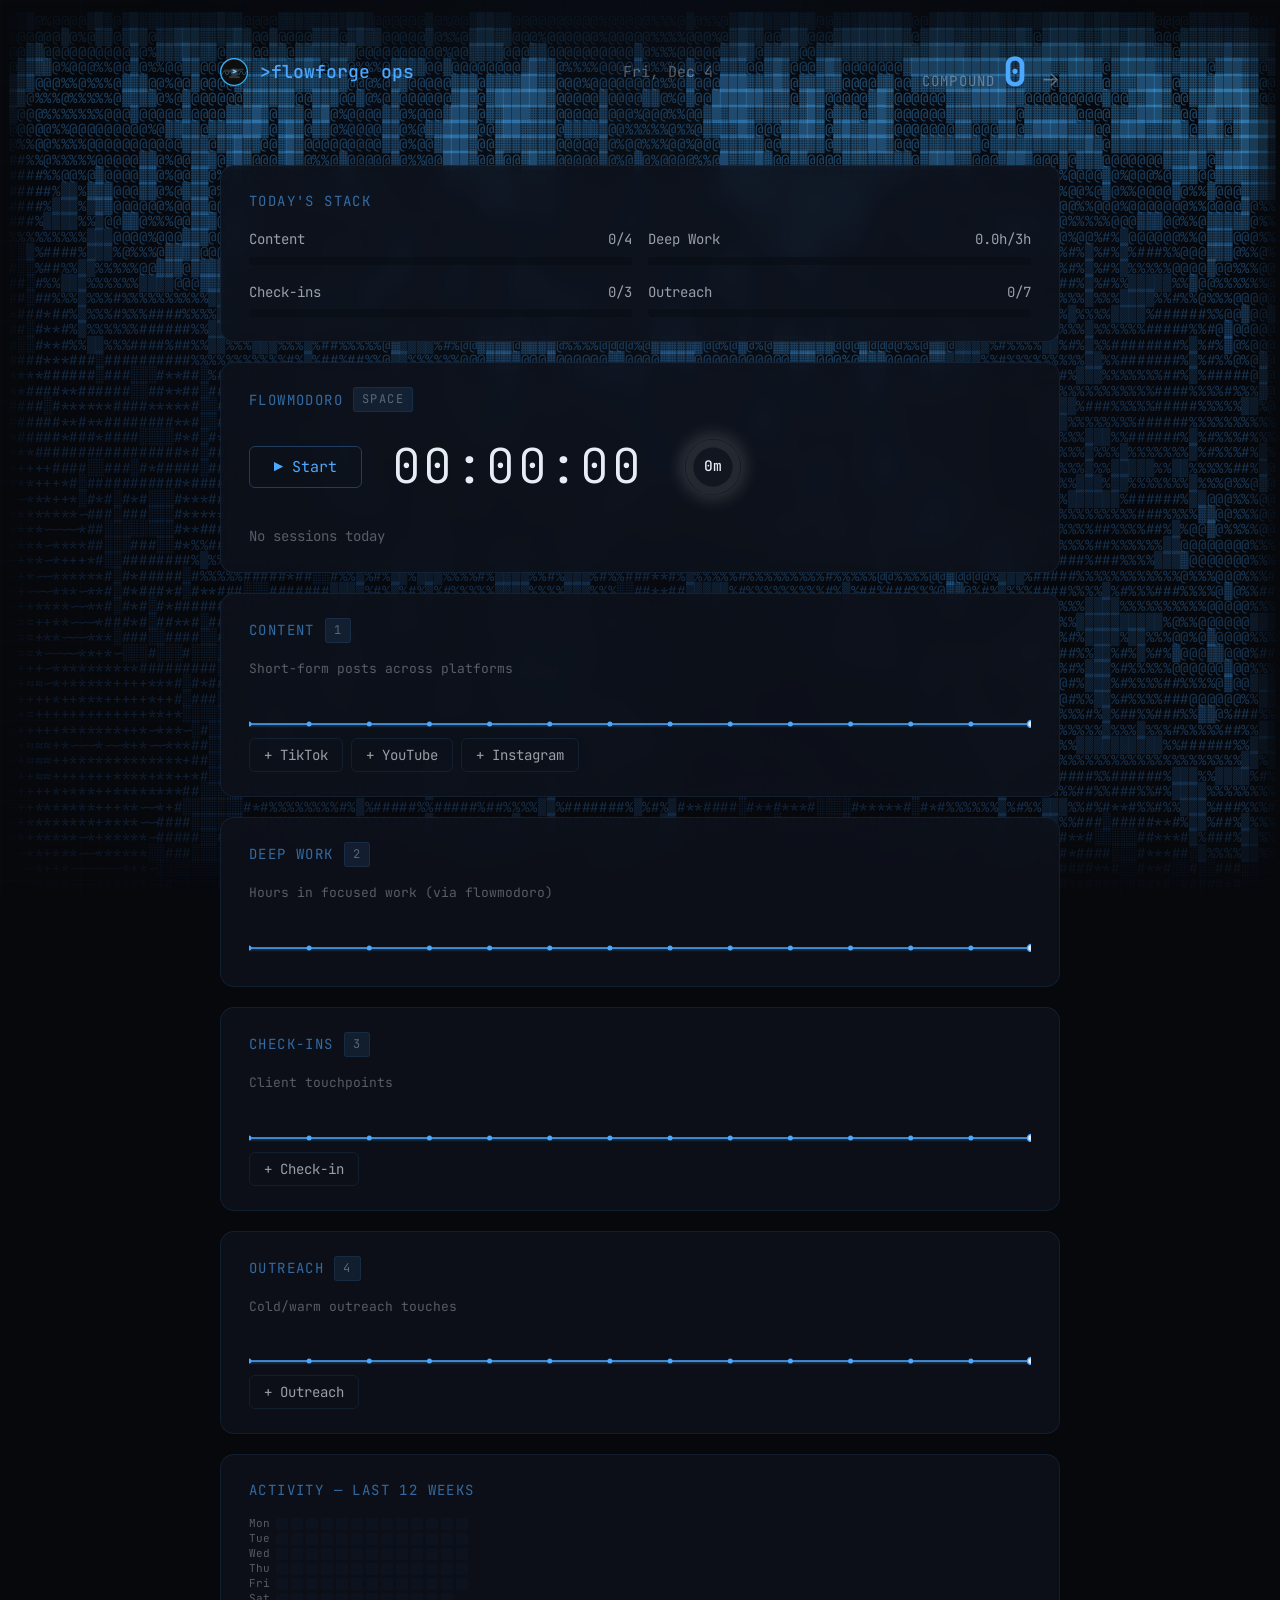
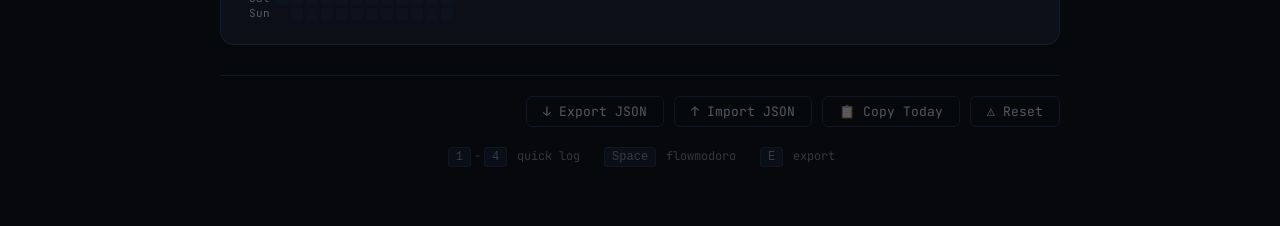
<file: dashboard.html>
<!DOCTYPE html>
<html lang="en">
<head>
  <meta charset="UTF-8">
  <meta name="viewport" content="width=device-width, initial-scale=1.0">
  <title>&gt;flowforge ops</title>
  <link rel="stylesheet" href="dashboard.css">
  <link rel="icon" href="data:image/svg+xml,<svg xmlns='http://www.w3.org/2000/svg' viewBox='0 0 100 100'><text y='.9em' font-size='90'>⚒</text></svg>">
</head>
<body>

  <canvas id="ascii-rain" aria-hidden="true"></canvas>
  <div class="bg-grid" aria-hidden="true"></div>
  <div class="bg-radial" aria-hidden="true"></div>

  <div class="dashboard">

    <!-- ===== Header ===== -->
    <header class="dash-header">
      <a href="index.html" class="dash-brand">
        <img src="assets/logo.png" alt=">flowforge">
        <span>&gt;flowforge ops</span>
      </a>
      <div class="dash-date" id="dashDate"></div>
      <div class="compound-score">
        <span class="label">compound</span>
        <span class="value" id="compoundValue">0</span>
        <span class="trend flat" id="compoundTrend">→</span>
      </div>
    </header>

    <!-- ===== Today Stack ===== -->
    <div class="card" id="todayCard">
      <div class="card-title">Today's Stack</div>
      <div class="today-grid">
        <div class="today-item">
          <div class="today-label"><span>Content</span><span id="todayContentNum">0/4</span></div>
          <div class="today-bar"><div class="today-fill" id="todayContentBar" style="width:0%"></div></div>
        </div>
        <div class="today-item">
          <div class="today-label"><span>Deep Work</span><span id="todayDeepNum">0h/3h</span></div>
          <div class="today-bar"><div class="today-fill" id="todayDeepBar" style="width:0%"></div></div>
        </div>
        <div class="today-item">
          <div class="today-label"><span>Check-ins</span><span id="todayCheckNum">0/3</span></div>
          <div class="today-bar"><div class="today-fill" id="todayCheckBar" style="width:0%"></div></div>
        </div>
        <div class="today-item">
          <div class="today-label"><span>Outreach</span><span id="todayOutNum">0/7</span></div>
          <div class="today-bar"><div class="today-fill" id="todayOutBar" style="width:0%"></div></div>
        </div>
      </div>
    </div>

    <!-- ===== Flowmodoro ===== -->
    <div class="card">
      <div class="card-title">Flowmodoro <span class="shortcut">Space</span></div>
      <div class="flowmodoro">
        <div class="flow-top">
          <button class="flow-btn" id="flowToggle">▶ Start</button>
          <button class="flow-btn secondary" id="flowPause" style="display:none">⏸ Pause</button>
          <div class="flow-timer" id="flowTimer">00:00:00</div>
          <div class="flow-pie-wrap" id="flowPieWrap" data-state="idle">
            <svg id="flowPie" viewBox="0 0 100 100" aria-hidden="true">
              <title id="pieTitle">Work 0m · Break 0m</title>
              <g transform="rotate(-90 50 50)">
                <circle cx="50" cy="50" r="42" class="pie-track"/>
                <circle cx="50" cy="50" r="42" class="pie-work" id="pieWork"/>
                <circle cx="50" cy="50" r="42" class="pie-break" id="pieBreak"/>
              </g>
              <text x="50" y="58" class="pie-center-val" id="pieCenterVal">0h</text>
            </svg>
          </div>
          <div class="flow-streak" id="flowStreak"></div>
        </div>
        <div class="flow-sessions" id="flowSessions">No sessions today</div>
      </div>
    </div>

    <!-- ===== Metrics ===== -->
    <div class="card">
      <div class="card-title">Content <span class="shortcut">1</span></div>
      <div class="metric-row">
        <div class="metric-info">
          <div class="metric-sub">Short-form posts across platforms</div>
        </div>
        <div class="metric-streak" id="contentStreak"></div>
        <div class="metric-best" id="contentBest"></div>
      </div>
      <div class="sparkline" id="contentSparkline"></div>
      <div class="action-row">
        <button class="action-btn" onclick="logMetric('content','tiktok')">+ TikTok</button>
        <button class="action-btn" onclick="logMetric('content','youtube')">+ YouTube</button>
        <button class="action-btn" onclick="logMetric('content','instagram')">+ Instagram</button>
      </div>
    </div>

    <div class="card">
      <div class="card-title">Deep Work <span class="shortcut">2</span></div>
      <div class="metric-row">
        <div class="metric-info">
          <div class="metric-sub">Hours in focused work (via flowmodoro)</div>
        </div>
        <div class="metric-streak" id="deepworkStreak"></div>
        <div class="metric-best" id="deepworkBest"></div>
      </div>
      <div class="sparkline" id="deepworkSparkline"></div>
    </div>

    <div class="card">
      <div class="card-title">Check-ins <span class="shortcut">3</span></div>
      <div class="metric-row">
        <div class="metric-info">
          <div class="metric-sub">Client touchpoints</div>
        </div>
        <div class="metric-streak" id="checkinsStreak"></div>
        <div class="metric-best" id="checkinsBest"></div>
      </div>
      <div class="sparkline" id="checkinsSparkline"></div>
      <div class="action-row">
        <button class="action-btn" onclick="logMetric('checkins')">+ Check-in</button>
      </div>
    </div>

    <div class="card">
      <div class="card-title">Outreach <span class="shortcut">4</span></div>
      <div class="metric-row">
        <div class="metric-info">
          <div class="metric-sub">Cold/warm outreach touches</div>
        </div>
        <div class="metric-streak" id="outreachStreak"></div>
        <div class="metric-best" id="outreachBest"></div>
      </div>
      <div class="sparkline" id="outreachSparkline"></div>
      <div class="action-row">
        <button class="action-btn" onclick="logMetric('outreach')">+ Outreach</button>
      </div>
    </div>

    <!-- ===== Heatmap ===== -->
    <div class="card">
      <div class="card-title">Activity — Last 12 Weeks</div>
      <div class="heatmap-container">
        <div class="heatmap-wrapper">
          <div class="heatmap-labels">
            <div class="heatmap-label">Mon</div>
            <div class="heatmap-label">Tue</div>
            <div class="heatmap-label">Wed</div>
            <div class="heatmap-label">Thu</div>
            <div class="heatmap-label">Fri</div>
            <div class="heatmap-label">Sat</div>
            <div class="heatmap-label">Sun</div>
          </div>
          <div class="heatmap" id="heatmap"></div>
        </div>
      </div>
    </div>

    <!-- ===== Data Controls ===== -->
    <div class="data-controls">
      <button class="data-btn" onclick="exportData()">↓ Export JSON</button>
      <button class="data-btn" onclick="document.getElementById('importFile').click()">↑ Import JSON</button>
      <input type="file" id="importFile" accept=".json" style="display:none" onchange="importData(event)">
      <button class="data-btn" onclick="copyMarkdown()">📋 Copy Today</button>
      <button class="data-btn danger" onclick="clearAllData()">⚠ Reset</button>
    </div>

    <div class="key-hints">
      <kbd>1</kbd>-<kbd>4</kbd> quick log &nbsp;
      <kbd>Space</kbd> flowmodoro &nbsp;
      <kbd>E</kbd> export
    </div>

  </div>

  <script>
  // =====================================================
  // DATA LAYER
  // =====================================================
  const TARGETS = { content: 4, deepwork: 180, checkins: 3, outreach: 7 }; // deepwork in minutes

  function today() {
    return new Date().toISOString().split('T')[0];
  }

  function getStore(key) {
    try { return JSON.parse(localStorage.getItem('kpi_' + key)) || []; }
    catch { return []; }
  }

  function setStore(key, data) {
    localStorage.setItem('kpi_' + key, JSON.stringify(data));
  }

  function getTodayEntry(key) {
    const data = getStore(key);
    return data.find(d => d.date === today()) || null;
  }

  function ensureToday(key, defaults) {
    let data = getStore(key);
    if (!data.find(d => d.date === today())) {
      data.push({ date: today(), ...defaults });
      setStore(key, data);
    }
    return data;
  }

  // =====================================================
  // METRIC LOGGING
  // =====================================================
  function logMetric(metric, sub) {
    if (metric === 'content') {
      ensureToday('content', { tiktok: 0, youtube: 0, instagram: 0, total: 0 });
      let data = getStore('content');
      let entry = data.find(d => d.date === today());
      if (sub) entry[sub] = (entry[sub] || 0) + 1;
      entry.total = (entry.tiktok || 0) + (entry.youtube || 0) + (entry.instagram || 0);
      setStore('content', data);
    } else if (metric === 'checkins') {
      ensureToday('checkins', { count: 0 });
      let data = getStore('checkins');
      let entry = data.find(d => d.date === today());
      entry.count++;
      setStore('checkins', data);
    } else if (metric === 'outreach') {
      ensureToday('outreach', { count: 0 });
      let data = getStore('outreach');
      let entry = data.find(d => d.date === today());
      entry.count++;
      setStore('outreach', data);
    }

    // Pulse animation
    event.target.classList.remove('pulsed');
    void event.target.offsetWidth;
    event.target.classList.add('pulsed');

    refreshAll();
  }

  // =====================================================
  // FLOWMODORO
  // =====================================================
  const FLOW_KEY = 'kpi_flow_state';
  const FLOW_STALE_MS = 8 * 60 * 60 * 1000; // 8 hours
  const BREAK_RATIO = 1 / 3; // break = 1/3 of work

  let flowState = 'stopped'; // stopped | working | break | paused
  let flowPausedFrom = null; // 'working' | 'break' (only when paused)
  let flowStart = null;
  let flowElapsed = 0; // accumulated work ms (before current run start)
  let flowBreakEnd = null;
  let flowBreakRemaining = null; // ms left on break when paused
  let flowBreakPlanned = 0; // ms of the current break allocation
  let flowInterval = null;

  function saveFlowState() {
    localStorage.setItem(FLOW_KEY, JSON.stringify({
      flowState, flowPausedFrom, flowStart, flowElapsed,
      flowBreakEnd, flowBreakRemaining, flowBreakPlanned,
      savedAt: Date.now()
    }));
  }

  function clearFlowPersistence() {
    localStorage.removeItem(FLOW_KEY);
  }

  function loadFlowState() {
    let raw;
    try { raw = JSON.parse(localStorage.getItem(FLOW_KEY)); }
    catch { return; }
    if (!raw || raw.flowState === 'stopped') return;

    // Stale-session guard: running session started >8h ago → discard
    if (raw.flowState === 'working' && raw.flowStart && (Date.now() - raw.flowStart) > FLOW_STALE_MS) {
      clearFlowPersistence();
      return;
    }
    // Break already expired while tab was closed
    if (raw.flowState === 'break' && raw.flowBreakEnd && Date.now() >= raw.flowBreakEnd) {
      clearFlowPersistence();
      return;
    }

    flowState = raw.flowState;
    flowPausedFrom = raw.flowPausedFrom || null;
    flowStart = raw.flowStart;
    flowElapsed = raw.flowElapsed || 0;
    flowBreakEnd = raw.flowBreakEnd;
    flowBreakRemaining = raw.flowBreakRemaining;
    flowBreakPlanned = raw.flowBreakPlanned || 0;

    if (flowState === 'working' || flowState === 'break') {
      flowInterval = setInterval(flowTick, 1000);
    }
    renderFlowUI();
  }

  function renderFlowUI() {
    const toggleBtn = document.getElementById('flowToggle');
    const pauseBtn = document.getElementById('flowPause');
    const timerEl = document.getElementById('flowTimer');
    const pieWrap = document.getElementById('flowPieWrap');

    toggleBtn.classList.remove('active', 'stop');
    timerEl.classList.remove('running', 'break');

    if (flowState === 'stopped') {
      toggleBtn.textContent = '▶ Start';
      pauseBtn.style.display = 'none';
      pieWrap.dataset.state = 'idle';
      timerEl.textContent = '00:00:00';
    } else if (flowState === 'working') {
      toggleBtn.textContent = '⏹ Stop';
      toggleBtn.classList.add('active');
      pauseBtn.style.display = '';
      pauseBtn.textContent = '⏸ Pause';
      pieWrap.dataset.state = 'work';
      timerEl.classList.add('running');
    } else if (flowState === 'break') {
      toggleBtn.textContent = '⏹ Stop';
      toggleBtn.classList.add('stop');
      pauseBtn.style.display = '';
      pauseBtn.textContent = '⏸ Pause';
      pieWrap.dataset.state = 'break';
      timerEl.classList.add('break');
    } else if (flowState === 'paused') {
      toggleBtn.textContent = '⏹ Stop';
      toggleBtn.classList.add('stop');
      pauseBtn.style.display = '';
      pauseBtn.textContent = '▶ Resume';
      pieWrap.dataset.state = 'paused';
      // Keep the timer frozen at its last drawn value — don't alter text here.
    }
  }

  function flowToggle() {
    if (flowState === 'stopped') {
      // Idle → Work
      flowState = 'working';
      flowStart = Date.now();
      flowElapsed = 0;
      flowInterval = setInterval(flowTick, 1000);
      renderFlowUI();
      saveFlowState();
    } else if (flowState === 'working') {
      // Stop work → auto-start 1/3 break
      const totalMs = flowElapsed + (Date.now() - flowStart);
      workToBreak(totalMs);
    } else if (flowState === 'break' || flowState === 'paused') {
      // End everything → Idle
      flowEnd();
    }
  }

  function flowPause() {
    if (flowState === 'working') {
      clearInterval(flowInterval);
      flowElapsed += Date.now() - flowStart;
      flowStart = null;
      flowPausedFrom = 'working';
      flowState = 'paused';
      renderFlowUI();
      saveFlowState();
    } else if (flowState === 'break') {
      clearInterval(flowInterval);
      flowBreakRemaining = Math.max(flowBreakEnd - Date.now(), 0);
      flowBreakEnd = null;
      flowPausedFrom = 'break';
      flowState = 'paused';
      renderFlowUI();
      saveFlowState();
    } else if (flowState === 'paused') {
      // Resume
      if (flowPausedFrom === 'working') {
        flowStart = Date.now();
        flowState = 'working';
      } else if (flowPausedFrom === 'break') {
        flowBreakEnd = Date.now() + (flowBreakRemaining || 0);
        flowBreakRemaining = null;
        flowState = 'break';
      }
      flowPausedFrom = null;
      flowInterval = setInterval(flowTick, 1000);
      renderFlowUI();
      saveFlowState();
    }
  }

  function workToBreak(workMs) {
    clearInterval(flowInterval);
    const mins = Math.round(workMs / 60000);
    if (mins > 0) logFlowSession(mins);
    const breakMs = Math.max(Math.round(workMs * BREAK_RATIO), 60000); // min 1 min break
    flowState = 'break';
    flowBreakEnd = Date.now() + breakMs;
    flowBreakPlanned = breakMs;
    flowStart = null;
    flowElapsed = 0;
    flowInterval = setInterval(flowTick, 1000);
    renderFlowUI();
    saveFlowState();
    refreshAll();
  }

  function currentBreakConsumedMs() {
    if (flowState === 'break') {
      return Math.max(flowBreakPlanned - (flowBreakEnd - Date.now()), 0);
    }
    if (flowState === 'paused' && flowPausedFrom === 'break') {
      return Math.max(flowBreakPlanned - (flowBreakRemaining || 0), 0);
    }
    return 0;
  }

  function flowEnd() {
    clearInterval(flowInterval);
    // Log accumulated work (if paused from work)
    if (flowState === 'paused' && flowPausedFrom === 'working') {
      const mins = Math.round(flowElapsed / 60000);
      if (mins > 0) logFlowSession(mins);
    }
    // Log consumed break (if currently in break or paused-from-break)
    const breakMs = currentBreakConsumedMs();
    const breakMins = Math.round(breakMs / 60000);
    if (breakMins > 0) logFlowBreak(breakMins);

    flowState = 'stopped';
    flowPausedFrom = null;
    flowStart = null;
    flowElapsed = 0;
    flowBreakEnd = null;
    flowBreakRemaining = null;
    flowBreakPlanned = 0;
    clearFlowPersistence();
    renderFlowUI();
    refreshAll();
  }

  function flowTick() {
    if (flowState === 'working') {
      const ms = flowElapsed + (Date.now() - flowStart);
      document.getElementById('flowTimer').textContent = formatMs(ms);
    } else if (flowState === 'break') {
      const remaining = flowBreakEnd - Date.now();
      if (remaining <= 0) {
        flowEnd();
        return;
      }
      document.getElementById('flowTimer').textContent = '-' + formatMs(remaining);
    }
  }

  function logFlowSession(mins) {
    ensureToday('deepwork', { minutes: 0, sessions: [] });
    let data = getStore('deepwork');
    let entry = data.find(d => d.date === today());
    entry.minutes += mins;
    entry.sessions.push(mins);
    setStore('deepwork', data);
  }

  function logFlowBreak(mins) {
    ensureToday('breaks', { minutes: 0 });
    let data = getStore('breaks');
    let entry = data.find(d => d.date === today());
    entry.minutes += mins;
    setStore('breaks', data);
  }

  function formatMs(ms) {
    const abs = Math.abs(ms);
    const h = Math.floor(abs / 3600000);
    const m = Math.floor((abs % 3600000) / 60000);
    const s = Math.floor((abs % 60000) / 1000);
    return `${String(h).padStart(2,'0')}:${String(m).padStart(2,'0')}:${String(s).padStart(2,'0')}`;
  }

  document.getElementById('flowToggle').addEventListener('click', flowToggle);
  document.getElementById('flowPause').addEventListener('click', flowPause);

  // =====================================================
  // FLOW PIE (work vs break today)
  // =====================================================
  function renderFlowPie() {
    const de = getTodayEntry('deepwork');
    const be = getTodayEntry('breaks');
    const workMin = de ? (de.minutes || 0) : 0;
    const breakMin = be ? (be.minutes || 0) : 0;
    const total = workMin + breakMin;

    const circ = 2 * Math.PI * 42;
    const workEl = document.getElementById('pieWork');
    const breakEl = document.getElementById('pieBreak');

    if (total === 0) {
      workEl.setAttribute('stroke-dasharray', `0 ${circ}`);
      breakEl.setAttribute('stroke-dasharray', `0 ${circ}`);
    } else {
      const workFrac = workMin / total;
      const breakFrac = breakMin / total;
      const workLen = circ * workFrac;
      const breakLen = circ * breakFrac;
      workEl.setAttribute('stroke-dasharray', `${workLen} ${circ - workLen}`);
      workEl.setAttribute('stroke-dashoffset', '0');
      breakEl.setAttribute('stroke-dasharray', `${breakLen} ${circ - breakLen}`);
      breakEl.setAttribute('stroke-dashoffset', `${-workLen}`);
    }

    const totalH = total / 60;
    document.getElementById('pieCenterVal').textContent =
      totalH >= 1 ? totalH.toFixed(1) + 'h' : total + 'm';
    document.getElementById('pieTitle').textContent =
      `Work ${formatMin(workMin)} · Break ${formatMin(breakMin)}`;
  }

  function formatMin(m) {
    if (m >= 60) return (m / 60).toFixed(1) + 'h';
    return m + 'm';
  }

  // =====================================================
  // SPARKLINES
  // =====================================================
  function getMetricValues(key, days, valueFn) {
    const data = getStore(key);
    const values = [];
    for (let i = days - 1; i >= 0; i--) {
      const d = new Date();
      d.setDate(d.getDate() - i);
      const ds = d.toISOString().split('T')[0];
      const entry = data.find(e => e.date === ds);
      values.push(entry ? valueFn(entry) : 0);
    }
    return values;
  }

  function renderSparkline(containerId, values) {
    const container = document.getElementById(containerId);
    if (!container) return;
    const w = container.clientWidth || 300;
    const h = 36;
    const max = Math.max(...values, 1);
    const pts = values.map((v, i) => ({
      x: (i / (values.length - 1)) * w,
      y: h - 4 - (v / max) * (h - 8)
    }));

    const lineD = pts.map((p, i) => `${i === 0 ? 'M' : 'L'}${p.x},${p.y}`).join(' ');
    const areaD = lineD + ` L${pts[pts.length-1].x},${h} L${pts[0].x},${h} Z`;

    container.innerHTML = `
      <svg viewBox="0 0 ${w} ${h}" preserveAspectRatio="none">
        <defs>
          <linearGradient id="sg_${containerId}" x1="0" y1="0" x2="0" y2="1">
            <stop offset="0%" stop-color="rgba(77,168,255,0.3)"/>
            <stop offset="100%" stop-color="rgba(77,168,255,0)"/>
          </linearGradient>
        </defs>
        <path d="${areaD}" fill="url(#sg_${containerId})" />
        <path d="${lineD}" class="sparkline-line" />
        ${pts.map((p, i) => `<circle cx="${p.x}" cy="${p.y}" class="sparkline-dot${i === pts.length - 1 ? ' today' : ''}" r="${i === pts.length - 1 ? 3.5 : 2}"/>`).join('')}
      </svg>
    `;
  }

  // =====================================================
  // STREAKS
  // =====================================================
  function calcStreak(key, valueFn) {
    const data = getStore(key);
    let streak = 0;
    const d = new Date();
    while (true) {
      const ds = d.toISOString().split('T')[0];
      const entry = data.find(e => e.date === ds);
      if (entry && valueFn(entry) > 0) {
        streak++;
        d.setDate(d.getDate() - 1);
      } else {
        break;
      }
    }
    return streak;
  }

  function calcBest(key, valueFn) {
    const data = getStore(key);
    let best = 0;
    data.forEach(e => { const v = valueFn(e); if (v > best) best = v; });
    return best;
  }

  function renderStreak(elementId, streak) {
    const el = document.getElementById(elementId);
    if (!el) return;
    if (streak === 0) { el.textContent = ''; return; }
    const flames = streak >= 7 ? '🔥🔥🔥' : streak >= 3 ? '🔥🔥' : '🔥';
    el.textContent = `${flames} ${streak}d`;
  }

  function renderBest(elementId, best, unit) {
    const el = document.getElementById(elementId);
    if (!el || best === 0) { if (el) el.textContent = ''; return; }
    el.textContent = `best: ${best}${unit}`;
  }

  // =====================================================
  // HEATMAP
  // =====================================================
  function renderHeatmap() {
    const container = document.getElementById('heatmap');
    container.innerHTML = '';
    const weeks = 12;
    const endDate = new Date();
    const dayOfWeek = (endDate.getDay() + 6) % 7; // Mon=0
    const startDate = new Date(endDate);
    startDate.setDate(startDate.getDate() - (weeks * 7 - 1) - dayOfWeek);

    // Gather all data
    const allData = {};
    ['content', 'deepwork', 'checkins', 'outreach'].forEach(key => {
      getStore(key).forEach(entry => {
        const d = entry.date;
        if (!allData[d]) allData[d] = 0;
        if (key === 'content') allData[d] += entry.total || 0;
        else if (key === 'deepwork') allData[d] += Math.round((entry.minutes || 0) / 30); // 30min = 1 point
        else allData[d] += entry.count || 0;
      });
    });

    const maxVal = Math.max(...Object.values(allData), 1);

    const cursor = new Date(startDate);
    let weekCol = null;
    while (cursor <= endDate) {
      const dow = (cursor.getDay() + 6) % 7;
      if (dow === 0) {
        weekCol = document.createElement('div');
        weekCol.className = 'heatmap-col';
        container.appendChild(weekCol);
      }
      if (!weekCol) {
        weekCol = document.createElement('div');
        weekCol.className = 'heatmap-col';
        container.appendChild(weekCol);
      }

      const ds = cursor.toISOString().split('T')[0];
      const val = allData[ds] || 0;
      const level = val === 0 ? 0 : Math.min(Math.ceil((val / maxVal) * 4), 4);

      const cell = document.createElement('div');
      cell.className = 'heatmap-cell';
      cell.setAttribute('data-level', level);
      cell.innerHTML = `<div class="tooltip">${ds}: ${val} pts</div>`;
      weekCol.appendChild(cell);

      cursor.setDate(cursor.getDate() + 1);
    }
  }

  // =====================================================
  // COMPOUND SCORE
  // =====================================================
  function calcCompound() {
    const te = getTodayEntry('content');
    const de = getTodayEntry('deepwork');
    const ce = getTodayEntry('checkins');
    const oe = getTodayEntry('outreach');

    const content = te ? Math.min((te.total || 0) / TARGETS.content, 1) : 0;
    const deep = de ? Math.min((de.minutes || 0) / TARGETS.deepwork, 1) : 0;
    const check = ce ? Math.min((ce.count || 0) / TARGETS.checkins, 1) : 0;
    const out = oe ? Math.min((oe.count || 0) / TARGETS.outreach, 1) : 0;

    return Math.round((content * 25 + deep * 35 + check * 20 + out * 20));
  }

  function calcCompoundYesterday() {
    const y = new Date();
    y.setDate(y.getDate() - 1);
    const ys = y.toISOString().split('T')[0];

    function getYesterday(key) {
      return getStore(key).find(e => e.date === ys) || null;
    }

    const te = getYesterday('content');
    const de = getYesterday('deepwork');
    const ce = getYesterday('checkins');
    const oe = getYesterday('outreach');

    const content = te ? Math.min((te.total || 0) / TARGETS.content, 1) : 0;
    const deep = de ? Math.min((de.minutes || 0) / TARGETS.deepwork, 1) : 0;
    const check = ce ? Math.min((ce.count || 0) / TARGETS.checkins, 1) : 0;
    const out = oe ? Math.min((oe.count || 0) / TARGETS.outreach, 1) : 0;

    return Math.round((content * 25 + deep * 35 + check * 20 + out * 20));
  }

  // =====================================================
  // TODAY STACK
  // =====================================================
  function refreshTodayStack() {
    const ce = getTodayEntry('content');
    const de = getTodayEntry('deepwork');
    const che = getTodayEntry('checkins');
    const oe = getTodayEntry('outreach');

    const cv = ce ? (ce.total || 0) : 0;
    const dv = de ? (de.minutes || 0) : 0;
    const chv = che ? (che.count || 0) : 0;
    const ov = oe ? (oe.count || 0) : 0;

    setBar('todayContentBar', 'todayContentNum', cv, TARGETS.content, `${cv}/${TARGETS.content}`);
    setBar('todayDeepBar', 'todayDeepNum', dv, TARGETS.deepwork, `${(dv/60).toFixed(1)}h/${TARGETS.deepwork/60}h`);
    setBar('todayCheckBar', 'todayCheckNum', chv, TARGETS.checkins, `${chv}/${TARGETS.checkins}`);
    setBar('todayOutBar', 'todayOutNum', ov, TARGETS.outreach, `${ov}/${TARGETS.outreach}`);
  }

  function setBar(barId, numId, val, target, label) {
    const pct = Math.min((val / target) * 100, 100);
    const bar = document.getElementById(barId);
    const num = document.getElementById(numId);
    bar.style.width = pct + '%';
    bar.className = 'today-fill' + (val >= target ? ' complete' : '') + (val > target * 1.5 ? ' over' : '');
    num.textContent = label;
  }

  // =====================================================
  // FLOW SESSIONS DISPLAY
  // =====================================================
  function refreshFlowSessions() {
    const entry = getTodayEntry('deepwork');
    const el = document.getElementById('flowSessions');
    if (!entry || !entry.sessions || entry.sessions.length === 0) {
      el.textContent = 'No sessions today';
      return;
    }
    el.innerHTML = entry.sessions.map(m =>
      `<span class="flow-session-tag">${m}m</span>`
    ).join('');
  }

  // =====================================================
  // DATA CONTROLS
  // =====================================================
  function exportData() {
    const data = {};
    ['content', 'deepwork', 'breaks', 'checkins', 'outreach'].forEach(k => {
      data[k] = getStore(k);
    });
    const blob = new Blob([JSON.stringify(data, null, 2)], { type: 'application/json' });
    const url = URL.createObjectURL(blob);
    const a = document.createElement('a');
    a.href = url;
    a.download = `flowforge-kpi-${today()}.json`;
    a.click();
    URL.revokeObjectURL(url);
  }

  function importData(event) {
    const file = event.target.files[0];
    if (!file) return;
    const reader = new FileReader();
    reader.onload = function(e) {
      try {
        const data = JSON.parse(e.target.result);
        ['content', 'deepwork', 'breaks', 'checkins', 'outreach'].forEach(k => {
          if (data[k]) setStore(k, data[k]);
        });
        refreshAll();
      } catch (err) {
        alert('Invalid JSON file');
      }
    };
    reader.readAsText(file);
    event.target.value = '';
  }

  function copyMarkdown() {
    const ce = getTodayEntry('content');
    const de = getTodayEntry('deepwork');
    const che = getTodayEntry('checkins');
    const oe = getTodayEntry('outreach');

    const md = `## ${today()} — Compound: ${calcCompound()}/100
- **Content:** ${ce ? ce.total : 0}/${TARGETS.content} (TT:${ce?.tiktok||0} YT:${ce?.youtube||0} IG:${ce?.instagram||0})
- **Deep Work:** ${de ? (de.minutes/60).toFixed(1) : 0}h/${TARGETS.deepwork/60}h ${de?.sessions ? '[' + de.sessions.map(s=>s+'m').join(', ') + ']' : ''}
- **Check-ins:** ${che ? che.count : 0}/${TARGETS.checkins}
- **Outreach:** ${oe ? oe.count : 0}/${TARGETS.outreach}`;

    navigator.clipboard.writeText(md).then(() => {
      const btn = event.target;
      btn.textContent = '✓ Copied';
      setTimeout(() => btn.textContent = '📋 Copy Today', 1500);
    });
  }

  function clearAllData() {
    if (!confirm('This will delete ALL KPI data. Are you sure?')) return;
    ['content', 'deepwork', 'breaks', 'checkins', 'outreach'].forEach(k => {
      localStorage.removeItem('kpi_' + k);
    });
    refreshAll();
  }

  // =====================================================
  // KEYBOARD SHORTCUTS
  // =====================================================
  document.addEventListener('keydown', (e) => {
    if (e.target.tagName === 'INPUT' || e.target.tagName === 'TEXTAREA') return;
    switch(e.key) {
      case '1': logMetric('content', 'tiktok'); break;
      case '2': /* deepwork is flowmodoro-only */ break;
      case '3': logMetric('checkins'); break;
      case '4': logMetric('outreach'); break;
      case ' ':
        e.preventDefault();
        flowToggle();
        break;
      case 'e': case 'E': exportData(); break;
    }
  });

  // =====================================================
  // REFRESH ALL
  // =====================================================
  function refreshAll() {
    // Date
    document.getElementById('dashDate').textContent = new Date().toLocaleDateString('en-US', {
      weekday: 'short', month: 'short', day: 'numeric'
    });

    // Compound
    const comp = calcCompound();
    const compYest = calcCompoundYesterday();
    document.getElementById('compoundValue').textContent = comp;
    const trendEl = document.getElementById('compoundTrend');
    if (comp > compYest) { trendEl.textContent = '↑'; trendEl.className = 'trend up'; }
    else if (comp < compYest) { trendEl.textContent = '↓'; trendEl.className = 'trend down'; }
    else { trendEl.textContent = '→'; trendEl.className = 'trend flat'; }

    // Today stack
    refreshTodayStack();

    // Flow sessions + pie
    refreshFlowSessions();
    renderFlowPie();

    // Flow streak
    const dwStreak = calcStreak('deepwork', e => e.minutes || 0);
    const el = document.getElementById('flowStreak');
    if (dwStreak > 0) {
      el.textContent = `🔥 ${dwStreak}d streak`;
    } else {
      el.textContent = '';
    }

    // Sparklines (14 days)
    renderSparkline('contentSparkline', getMetricValues('content', 14, e => e.total || 0));
    renderSparkline('deepworkSparkline', getMetricValues('deepwork', 14, e => (e.minutes || 0) / 60));
    renderSparkline('checkinsSparkline', getMetricValues('checkins', 14, e => e.count || 0));
    renderSparkline('outreachSparkline', getMetricValues('outreach', 14, e => e.count || 0));

    // Streaks
    renderStreak('contentStreak', calcStreak('content', e => e.total || 0));
    renderStreak('deepworkStreak', dwStreak);
    renderStreak('checkinsStreak', calcStreak('checkins', e => e.count || 0));
    renderStreak('outreachStreak', calcStreak('outreach', e => e.count || 0));

    // Bests
    renderBest('contentBest', calcBest('content', e => e.total || 0), '');
    renderBest('deepworkBest', calcBest('deepwork', e => Math.round((e.minutes || 0) / 60 * 10) / 10), 'h');
    renderBest('checkinsBest', calcBest('checkins', e => e.count || 0), '');
    renderBest('outreachBest', calcBest('outreach', e => e.count || 0), '');

    // Heatmap
    renderHeatmap();
  }

  // =====================================================
  // ASCII FLUID (same as landing page)
  // =====================================================
  (function() {
    const canvas = document.getElementById('ascii-rain');
    const ctx = canvas.getContext('2d');
    const tiers = [
      [' '],['.','`'],['.','·',','],[' ·',':','~'],[':', ';','-'],[';','=','~'],
      ['=','+','≈'],['+','*','∽'],['*','#','░'],['#','%','▒'],['%','@','▓'],['@','▓','█']
    ];
    const fontSize = 14;
    let cols, rows, time = 0;
    const seedX = Math.random() * 40, seedY = Math.random() * 40;

    function resize() {
      canvas.width = window.innerWidth;
      canvas.height = window.innerHeight;
      cols = Math.floor(canvas.width / (fontSize * 0.62));
      rows = Math.floor(canvas.height / (fontSize * 1.1));
    }
    resize();
    window.addEventListener('resize', resize);

    function noise(x, y) {
      const ix = Math.floor(x), iy = Math.floor(y);
      const fx = x - ix, fy = y - iy;
      const sx = fx*fx*fx*(fx*(fx*6-15)+10), sy = fy*fy*fy*(fy*(fy*6-15)+10);
      function hash(px,py){let h=(px*374761393+py*668265263+1376312589)&0x7fffffff;h=((h>>13)^h)*1274126177;return((h>>16)^h)/2147483647;}
      const a=hash(ix,iy),b=hash(ix+1,iy),c=hash(ix,iy+1),d=hash(ix+1,iy+1);
      return a+(b-a)*sx+(c-a)*sy+(a-b-c+d)*sx*sy;
    }
    function fbm(x,y){return noise(x*0.3,y*0.3)*0.5+noise(x*0.7,y*0.7)*0.3+noise(x*1.8,y*1.8)*0.2;}

    function draw() {
      ctx.fillStyle='#07080c';
      ctx.fillRect(0,0,canvas.width,canvas.height);
      ctx.font=`${fontSize}px JetBrains Mono, monospace`;
      ctx.textBaseline='top';
      const charW=fontSize*0.62,charH=fontSize*1.1,t=time*0.005;
      for(let row=0;row<rows;row++){
        for(let col=0;col<cols;col++){
          const nx=col*0.04+seedX,ny=row*0.055+seedY;
          const w1=fbm(nx+t*0.3,ny+t*0.2),w2=fbm(nx*0.8-t*0.2,ny*0.8+t*0.15),w3=noise(nx*0.12+t*0.35,ny*0.15-t*0.25);
          let v=(w1+w2*0.7+w3*0.5)/1.8;
          if(v<0.1)continue;
          let nv=(v-0.1)/0.9;nv=Math.pow(nv,0.7);
          const tierIdx=Math.min(Math.floor(nv*tiers.length),tiers.length-1);
          const tier=tiers[tierIdx];
          const cc=noise(col*0.5+time*0.02,row*0.5);
          const ci=Math.floor(cc*tier.length)%tier.length;
          const char=tier[Math.abs(ci)];
          if(char===' ')continue;
          const edgeY=Math.min(row/5,(rows-row)/5,1),edgeX=Math.min(col/4,(cols-col)/4,1);
          const opacity=nv*nv*0.45*edgeX*edgeY;
          const blue=180+Math.floor(nv*75),green=Math.floor(40+nv*140);
          ctx.fillStyle=`rgba(${Math.floor(30+nv*40)},${green},${blue},${opacity})`;
          ctx.fillText(char,col*charW,row*charH);
        }
      }
      time++;
      requestAnimationFrame(draw);
    }
    draw();
  })();

  // =====================================================
  // INIT
  // =====================================================
  loadFlowState();
  renderFlowUI();
  refreshAll();
  </script>

</body>
</html>
</file>
<file: dashboard.css>
/* ========================================
   >flowforge KPI Dashboard — Styles
   ======================================== */

@import url('https://fonts.googleapis.com/css2?family=Inter:wght@300;400;500;600;700&family=JetBrains+Mono:wght@300;400;500;600&display=swap');

/* --- Tokens --- */
:root {
  font-size: 20px;
  --bg-primary: #07080c;
  --bg-card: rgba(14, 17, 26, 0.85);
  --bg-card-hover: rgba(20, 25, 38, 0.9);
  --bg-input: rgba(10, 13, 20, 0.7);
  --border-subtle: rgba(77, 168, 255, 0.1);
  --border-active: rgba(77, 168, 255, 0.3);
  --accent: #4da8ff;
  --accent-dim: rgba(77, 168, 255, 0.6);
  --accent-glow: rgba(77, 168, 255, 0.15);
  --text-primary: #e6edf5;
  --text-secondary: rgba(230, 237, 245, 0.65);
  --text-dim: rgba(230, 237, 245, 0.35);
  --success: #34d399;
  --warning: #fbbf24;
  --fire: #f97316;
  --font-mono: 'JetBrains Mono', monospace;
  --font-body: 'Inter', sans-serif;
  --radius-sm: 6px;
  --radius-md: 10px;
  --radius-lg: 14px;
}

/* --- Reset --- */
*, *::before, *::after { box-sizing: border-box; margin: 0; padding: 0; }

body {
  background: var(--bg-primary);
  color: var(--text-primary);
  font-family: var(--font-body);

  line-height: 1.6;
  min-height: 100vh;
  overflow-x: hidden;
}

/* --- Background layers --- */
#ascii-rain {
  position: fixed;
  top: 0; left: 0;
  width: 100%; height: 100%;
  pointer-events: none;
  z-index: 0;
}

.bg-grid {
  position: fixed; inset: 0;
  pointer-events: none; z-index: 0;
  background-image:
    linear-gradient(rgba(77, 168, 255, 0.015) 1px, transparent 1px),
    linear-gradient(90deg, rgba(77, 168, 255, 0.015) 1px, transparent 1px);
  background-size: 80px 80px;
}

.bg-radial {
  position: fixed;
  top: -30%; left: 50%; transform: translateX(-50%);
  width: 120vw; height: 120vh;
  pointer-events: none; z-index: 0;
  background: radial-gradient(ellipse at center, rgba(77, 168, 255, 0.05) 0%, transparent 60%);
}

/* --- Layout --- */
.dashboard {
  position: relative;
  z-index: 1;
  max-width: 900px;
  margin: 0 auto;
  padding: 1rem 1.5rem 3rem;
}

/* --- Header --- */
.dash-header {
  display: flex;
  align-items: center;
  justify-content: space-between;
  padding: 1rem 0 1.5rem;
  border-bottom: 1px solid var(--border-subtle);
  margin-bottom: 1.5rem;
}

.dash-brand {
  display: flex;
  align-items: center;
  gap: 0.6rem;
  text-decoration: none;
  color: var(--text-primary);
}

.dash-brand img {
  height: 28px;
  width: 28px;
  object-fit: contain;
  border-radius: 4px;
}

.dash-brand span {
  font-family: var(--font-mono);
  font-size: 0.9rem;
  font-weight: 500;
  color: var(--accent);
}

.dash-date {
  font-family: var(--font-mono);
  font-size: 0.75rem;
  color: var(--text-dim);
}

.compound-score {
  display: flex;
  align-items: baseline;
  gap: 0.4rem;
}

.compound-score .value {
  font-family: var(--font-mono);
  font-size: 2rem;
  font-weight: 700;
  color: var(--accent);
}

.compound-score .label {
  font-family: var(--font-mono);
  font-size: 0.7rem;
  color: var(--text-dim);
  text-transform: uppercase;
  letter-spacing: 0.08em;
}

.compound-score .trend {
  font-size: 1rem;
  margin-left: 0.3rem;
}

.trend.up { color: var(--success); }
.trend.down { color: var(--fire); }
.trend.flat { color: var(--text-dim); }

/* --- Cards --- */
.card {
  background: var(--bg-card);
  border: 1px solid var(--border-subtle);
  border-radius: var(--radius-lg);
  padding: 1.2rem 1.4rem;
  margin-bottom: 1rem;
  backdrop-filter: blur(12px);
  transition: border-color 0.3s;
}

.card:hover {
  border-color: var(--border-active);
}

.card-title {
  font-family: var(--font-mono);
  font-size: 0.7rem;
  text-transform: uppercase;
  letter-spacing: 0.1em;
  color: var(--accent-dim);
  margin-bottom: 0.8rem;
  display: flex;
  align-items: center;
  gap: 0.5rem;
}

.card-title .shortcut {
  background: rgba(77, 168, 255, 0.1);
  border: 1px solid var(--border-subtle);
  border-radius: 3px;
  padding: 0.1rem 0.4rem;
  font-size: 0.6rem;
  color: var(--text-dim);
}

/* --- Today Stack --- */
.today-grid {
  display: grid;
  grid-template-columns: 1fr 1fr;
  gap: 0.8rem;
}

.today-item {
  display: flex;
  flex-direction: column;
  gap: 0.3rem;
}

.today-label {
  font-family: var(--font-mono);
  font-size: 0.7rem;
  color: var(--text-secondary);
  display: flex;
  justify-content: space-between;
}

.today-bar {
  height: 8px;
  background: var(--bg-input);
  border-radius: 4px;
  overflow: hidden;
  position: relative;
}

.today-fill {
  height: 100%;
  border-radius: 4px;
  background: linear-gradient(90deg, var(--accent), rgba(77, 200, 255, 0.9));
  transition: width 0.6s cubic-bezier(0.23, 1, 0.32, 1);
  position: relative;
}

.today-fill.complete {
  background: linear-gradient(90deg, var(--success), #5eead4);
}

.today-fill.over {
  background: linear-gradient(90deg, var(--success), var(--warning));
}

/* --- Flowmodoro --- */
.flowmodoro {
  display: flex;
  flex-direction: column;
  gap: 1rem;
}

.flow-pie-wrap {
  width: 56px;
  height: 56px;
  border-radius: 50%;
  display: flex;
  align-items: center;
  justify-content: center;
  flex-shrink: 0;
  margin: 0 0.6rem;
  background: rgba(255, 255, 255, 0.02);
  transition: box-shadow 0.4s ease, background 0.4s ease;
}

.flow-pie-wrap[data-state="idle"]   { box-shadow: 0 0 18px 3px rgba(255, 255, 255, 0.18); }
.flow-pie-wrap[data-state="work"]   { box-shadow: 0 0 22px 4px rgba(77, 168, 255, 0.55); }
.flow-pie-wrap[data-state="break"]  { box-shadow: 0 0 22px 4px rgba(249, 115, 22, 0.55); }
.flow-pie-wrap[data-state="paused"] { box-shadow: 0 0 14px 3px rgba(255, 255, 255, 0.20); }

#flowPie {
  width: 56px;
  height: 56px;
  display: block;
}

#flowPie .pie-track {
  fill: none;
  stroke: rgba(255, 255, 255, 0.08);
  stroke-width: 14;
}

#flowPie .pie-work,
#flowPie .pie-break {
  fill: none;
  stroke-width: 14;
  stroke-linecap: butt;
  transition: stroke-dasharray 0.4s ease;
}

#flowPie .pie-work { stroke: var(--accent); }
#flowPie .pie-break { stroke: var(--fire); }

#flowPie .pie-center-val {
  text-anchor: middle;
  fill: var(--text-primary);
  font-family: var(--font-mono);
  font-size: 26px;
  font-weight: 500;
}

.flow-top {
  display: flex;
  align-items: center;
  gap: 1.5rem;
}

.flow-timer {
  font-family: var(--font-mono);
  font-size: 2.4rem;
  font-weight: 300;
  color: var(--text-primary);
  letter-spacing: 0.05em;
  min-width: 180px;
}

.flow-timer.running {
  color: var(--accent);
  text-shadow: 0 0 20px var(--accent-glow);
}

.flow-timer.break {
  color: var(--fire);
  text-shadow: 0 0 20px rgba(249, 115, 22, 0.25);
}

.flow-btn {
  font-family: var(--font-mono);
  font-size: 0.75rem;
  padding: 0.5rem 1.2rem;
  border: 1px solid var(--border-active);
  border-radius: var(--radius-sm);
  background: transparent;
  color: var(--accent);
  cursor: pointer;
  transition: all 0.2s;
  white-space: nowrap;
}

.flow-btn:hover {
  background: var(--accent-glow);
  border-color: var(--accent);
}

.flow-btn.active {
  background: var(--accent);
  color: var(--bg-primary);
  border-color: var(--accent);
}

.flow-btn.stop {
  border-color: rgba(249, 115, 22, 0.4);
  color: var(--fire);
}

.flow-btn.stop:hover {
  background: rgba(249, 115, 22, 0.1);
}

.flow-btn.secondary {
  color: var(--text-secondary);
  border-color: var(--border-subtle);
}

.flow-btn.secondary:hover {
  color: var(--text-primary);
  border-color: var(--border-active);
  background: rgba(77, 168, 255, 0.05);
}


.flow-sessions {
  font-family: var(--font-mono);
  font-size: 0.7rem;
  color: var(--text-dim);
  display: flex;
  gap: 0.5rem;
  flex-wrap: wrap;
}

.flow-session-tag {
  background: var(--bg-input);
  border: 1px solid var(--border-subtle);
  border-radius: var(--radius-sm);
  padding: 0.15rem 0.5rem;
}

.flow-streak {
  font-family: var(--font-mono);
  font-size: 0.85rem;
  color: var(--fire);
  display: flex;
  align-items: center;
  gap: 0.3rem;
  margin-left: auto;
}

/* --- Metric Cards --- */
.metric-row {
  display: flex;
  align-items: center;
  gap: 1rem;
  margin-bottom: 0.6rem;
}

.metric-info {
  flex: 1;
  min-width: 0;
}

.metric-name {
  font-family: var(--font-mono);
  font-size: 0.8rem;
  color: var(--text-primary);
  font-weight: 500;
}

.metric-sub {
  font-family: var(--font-mono);
  font-size: 0.65rem;
  color: var(--text-dim);
}

.metric-streak {
  font-family: var(--font-mono);
  font-size: 0.75rem;
  color: var(--fire);
  white-space: nowrap;
  display: flex;
  align-items: center;
  gap: 0.25rem;
}

.metric-best {
  font-family: var(--font-mono);
  font-size: 0.6rem;
  color: var(--text-dim);
  white-space: nowrap;
}

/* --- Sparklines --- */
.sparkline {
  width: 100%;
  height: 36px;
  margin: 0.5rem 0;
}

.sparkline svg {
  width: 100%;
  height: 100%;
}

.sparkline-line {
  fill: none;
  stroke: var(--accent);
  stroke-width: 1.5;
  stroke-linecap: round;
  stroke-linejoin: round;
}

.sparkline-area {
  fill: url(#sparkGradient);
  opacity: 0.3;
}

.sparkline-dot {
  fill: var(--accent);
  r: 2.5;
}

.sparkline-dot.today {
  r: 3.5;
  fill: var(--text-primary);
  stroke: var(--accent);
  stroke-width: 1.5;
}

/* --- Action buttons --- */
.action-row {
  display: flex;
  gap: 0.4rem;
  margin-top: 0.5rem;
  flex-wrap: wrap;
}

.action-btn {
  font-family: var(--font-mono);
  font-size: 0.7rem;
  padding: 0.35rem 0.7rem;
  border: 1px solid var(--border-subtle);
  border-radius: var(--radius-sm);
  background: transparent;
  color: var(--text-secondary);
  cursor: pointer;
  transition: all 0.25s;
  display: flex;
  align-items: center;
  gap: 0.3rem;
}

.action-btn:hover {
  border-color: var(--accent);
  color: var(--accent);
  background: var(--accent-glow);
}

.action-btn:active {
  transform: scale(0.95);
}

/* Pulse animation on log */
@keyframes logPulse {
  0% { box-shadow: 0 0 0 0 rgba(77, 168, 255, 0.4); }
  70% { box-shadow: 0 0 0 10px rgba(77, 168, 255, 0); }
  100% { box-shadow: 0 0 0 0 rgba(77, 168, 255, 0); }
}

.action-btn.pulsed {
  animation: logPulse 0.6s ease-out;
}

/* --- Heatmap --- */
.heatmap-container {
  overflow-x: auto;
}

.heatmap {
  display: flex;
  gap: 3px;
}

.heatmap-col {
  display: flex;
  flex-direction: column;
  gap: 3px;
}

.heatmap-cell {
  width: 12px;
  height: 12px;
  border-radius: 2px;
  background: var(--bg-input);
  transition: background 0.2s;
  position: relative;
}

.heatmap-cell[data-level="0"] { background: rgba(77, 168, 255, 0.03); }
.heatmap-cell[data-level="1"] { background: rgba(77, 168, 255, 0.12); }
.heatmap-cell[data-level="2"] { background: rgba(77, 168, 255, 0.25); }
.heatmap-cell[data-level="3"] { background: rgba(77, 168, 255, 0.45); }
.heatmap-cell[data-level="4"] { background: rgba(77, 168, 255, 0.7); }

.heatmap-cell:hover {
  outline: 1px solid var(--accent);
  outline-offset: 1px;
}

.heatmap-cell .tooltip {
  display: none;
  position: absolute;
  bottom: 100%;
  left: 50%;
  transform: translateX(-50%);
  background: rgba(7, 8, 12, 0.95);
  border: 1px solid var(--border-active);
  border-radius: var(--radius-sm);
  padding: 0.25rem 0.5rem;
  font-family: var(--font-mono);
  font-size: 0.6rem;
  color: var(--text-secondary);
  white-space: nowrap;
  z-index: 10;
  pointer-events: none;
}

.heatmap-cell:hover .tooltip {
  display: block;
}

.heatmap-labels {
  display: flex;
  flex-direction: column;
  gap: 3px;
  margin-right: 6px;
  font-family: var(--font-mono);
  font-size: 0.55rem;
  color: var(--text-dim);
}

.heatmap-label {
  height: 12px;
  display: flex;
  align-items: center;
}

.heatmap-wrapper {
  display: flex;
}

/* --- Data controls --- */
.data-controls {
  display: flex;
  gap: 0.5rem;
  justify-content: flex-end;
  margin-top: 1.5rem;
  padding-top: 1rem;
  border-top: 1px solid var(--border-subtle);
}

.data-btn {
  font-family: var(--font-mono);
  font-size: 0.65rem;
  padding: 0.3rem 0.8rem;
  border: 1px solid var(--border-subtle);
  border-radius: var(--radius-sm);
  background: transparent;
  color: var(--text-dim);
  cursor: pointer;
  transition: all 0.2s;
}

.data-btn:hover {
  color: var(--text-secondary);
  border-color: var(--border-active);
}

.data-btn.danger:hover {
  color: var(--fire);
  border-color: rgba(249, 115, 22, 0.3);
}

/* --- Key hints footer --- */
.key-hints {
  font-family: var(--font-mono);
  font-size: 0.6rem;
  color: var(--text-dim);
  text-align: center;
  margin-top: 1rem;
  opacity: 0.6;
}

.key-hints kbd {
  background: rgba(77, 168, 255, 0.08);
  border: 1px solid var(--border-subtle);
  border-radius: 3px;
  padding: 0.1rem 0.35rem;
  margin: 0 0.15rem;
}

/* --- Responsive --- */
@media (max-width: 600px) {
  .dashboard { padding: 0.8rem 1rem 2rem; }
  .dash-header { flex-wrap: wrap; gap: 0.5rem; }
  .today-grid { grid-template-columns: 1fr; }
  .flow-top { flex-wrap: wrap; }
  .flow-timer { font-size: 1.8rem; min-width: auto; }
  #flowPie { width: 48px; height: 48px; }
  .compound-score .value { font-size: 1.5rem; }
}
</file>
